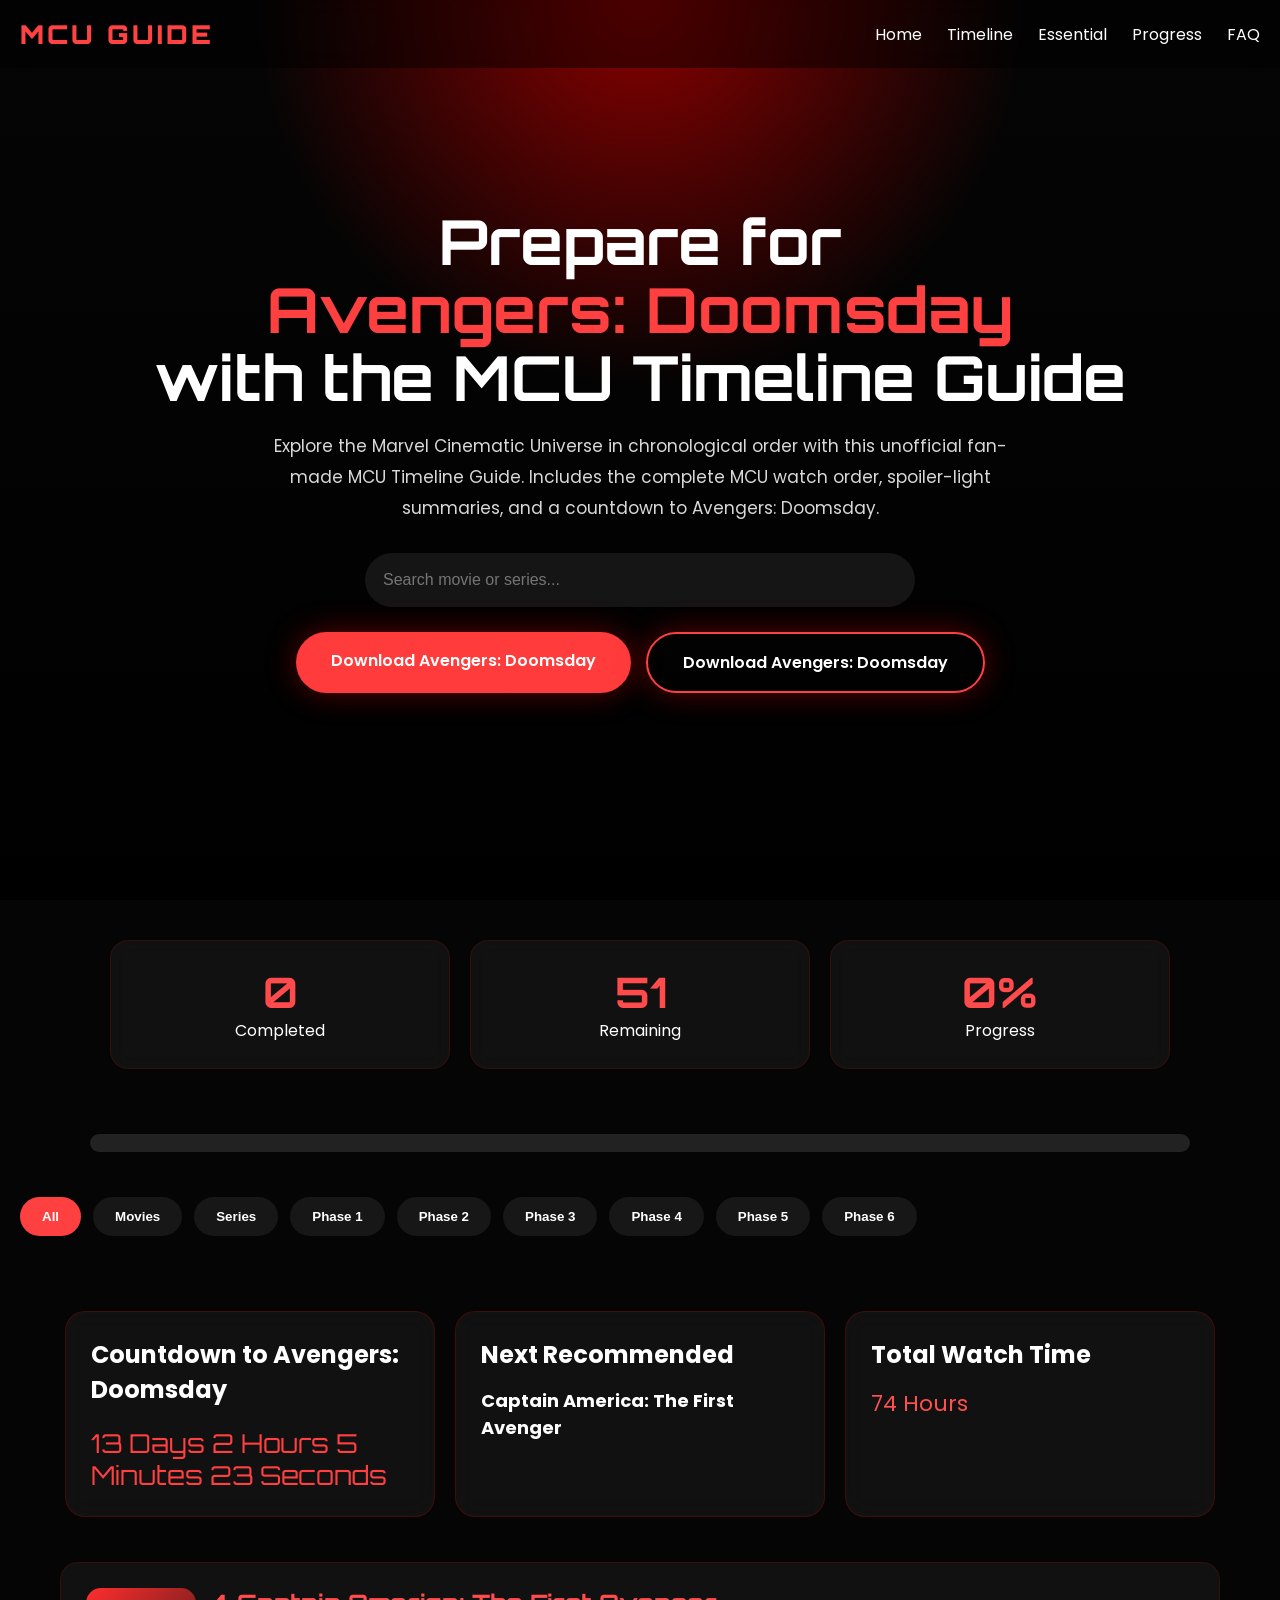
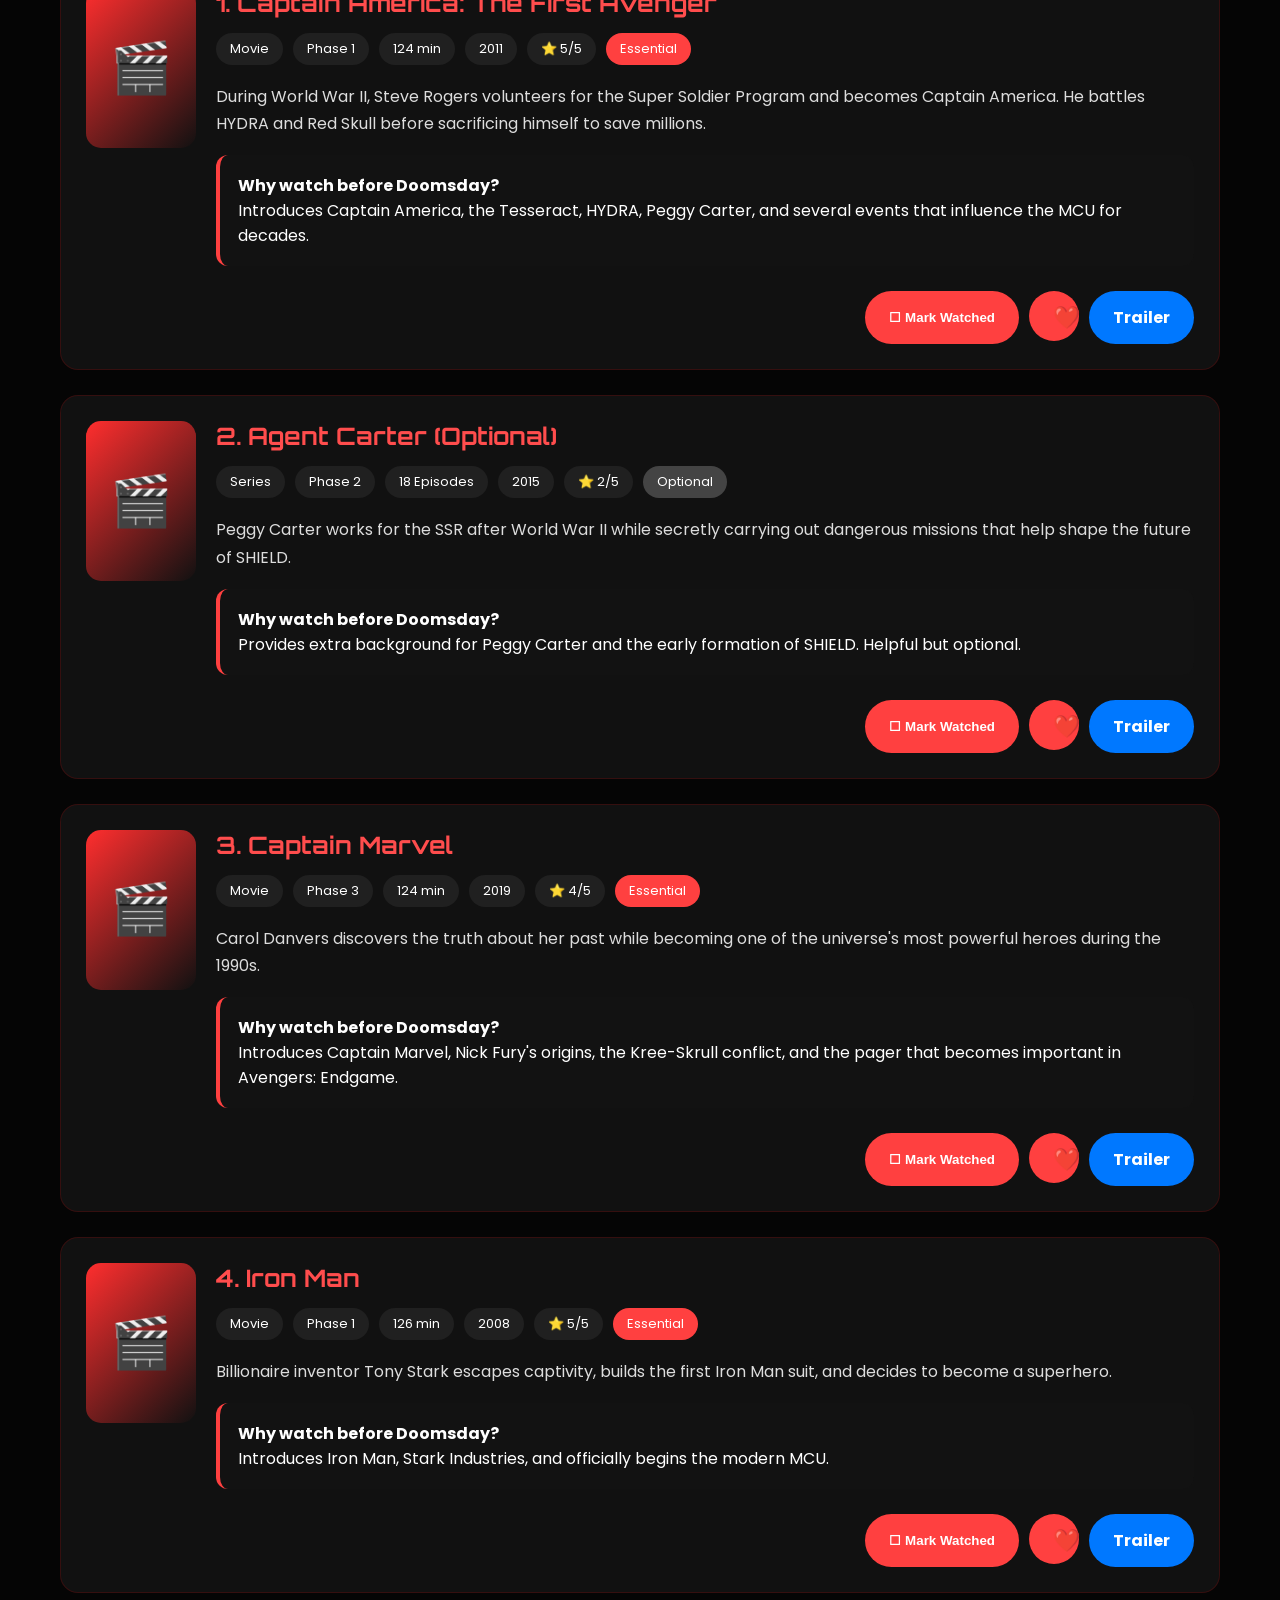
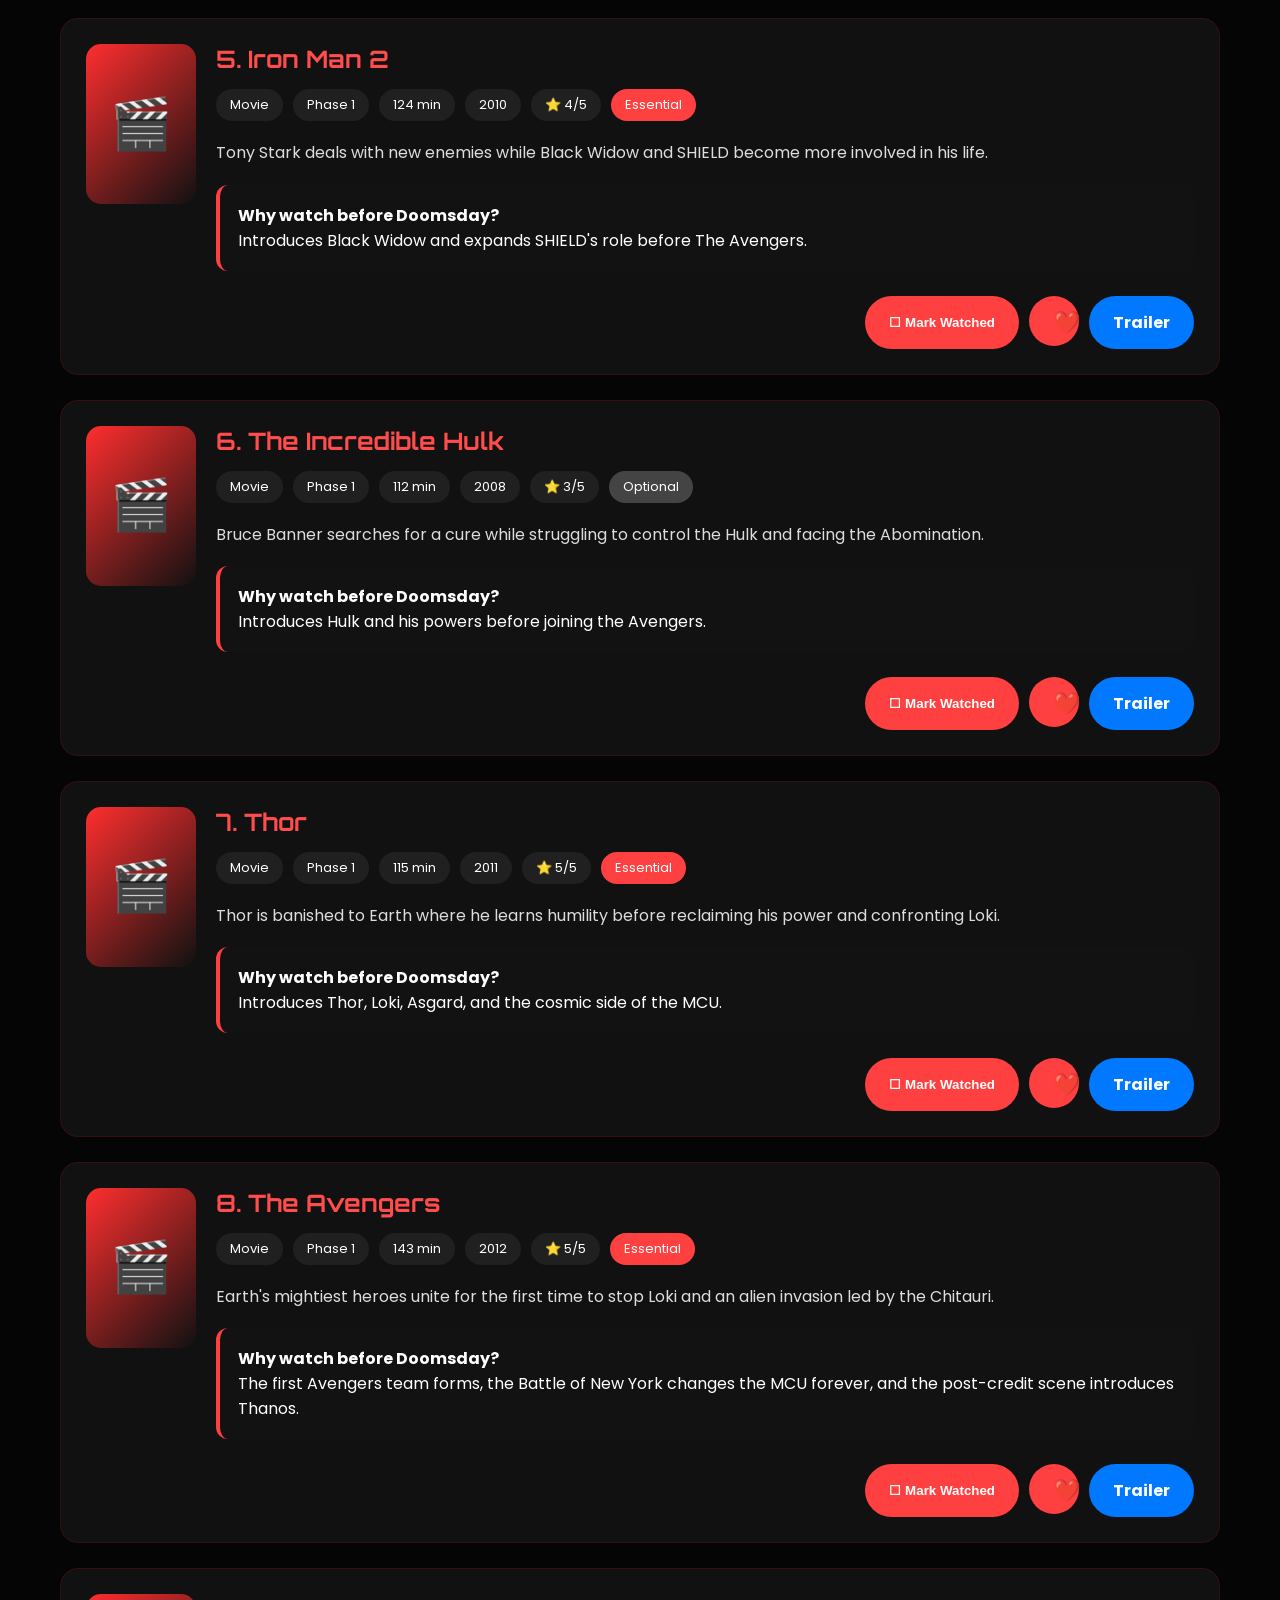
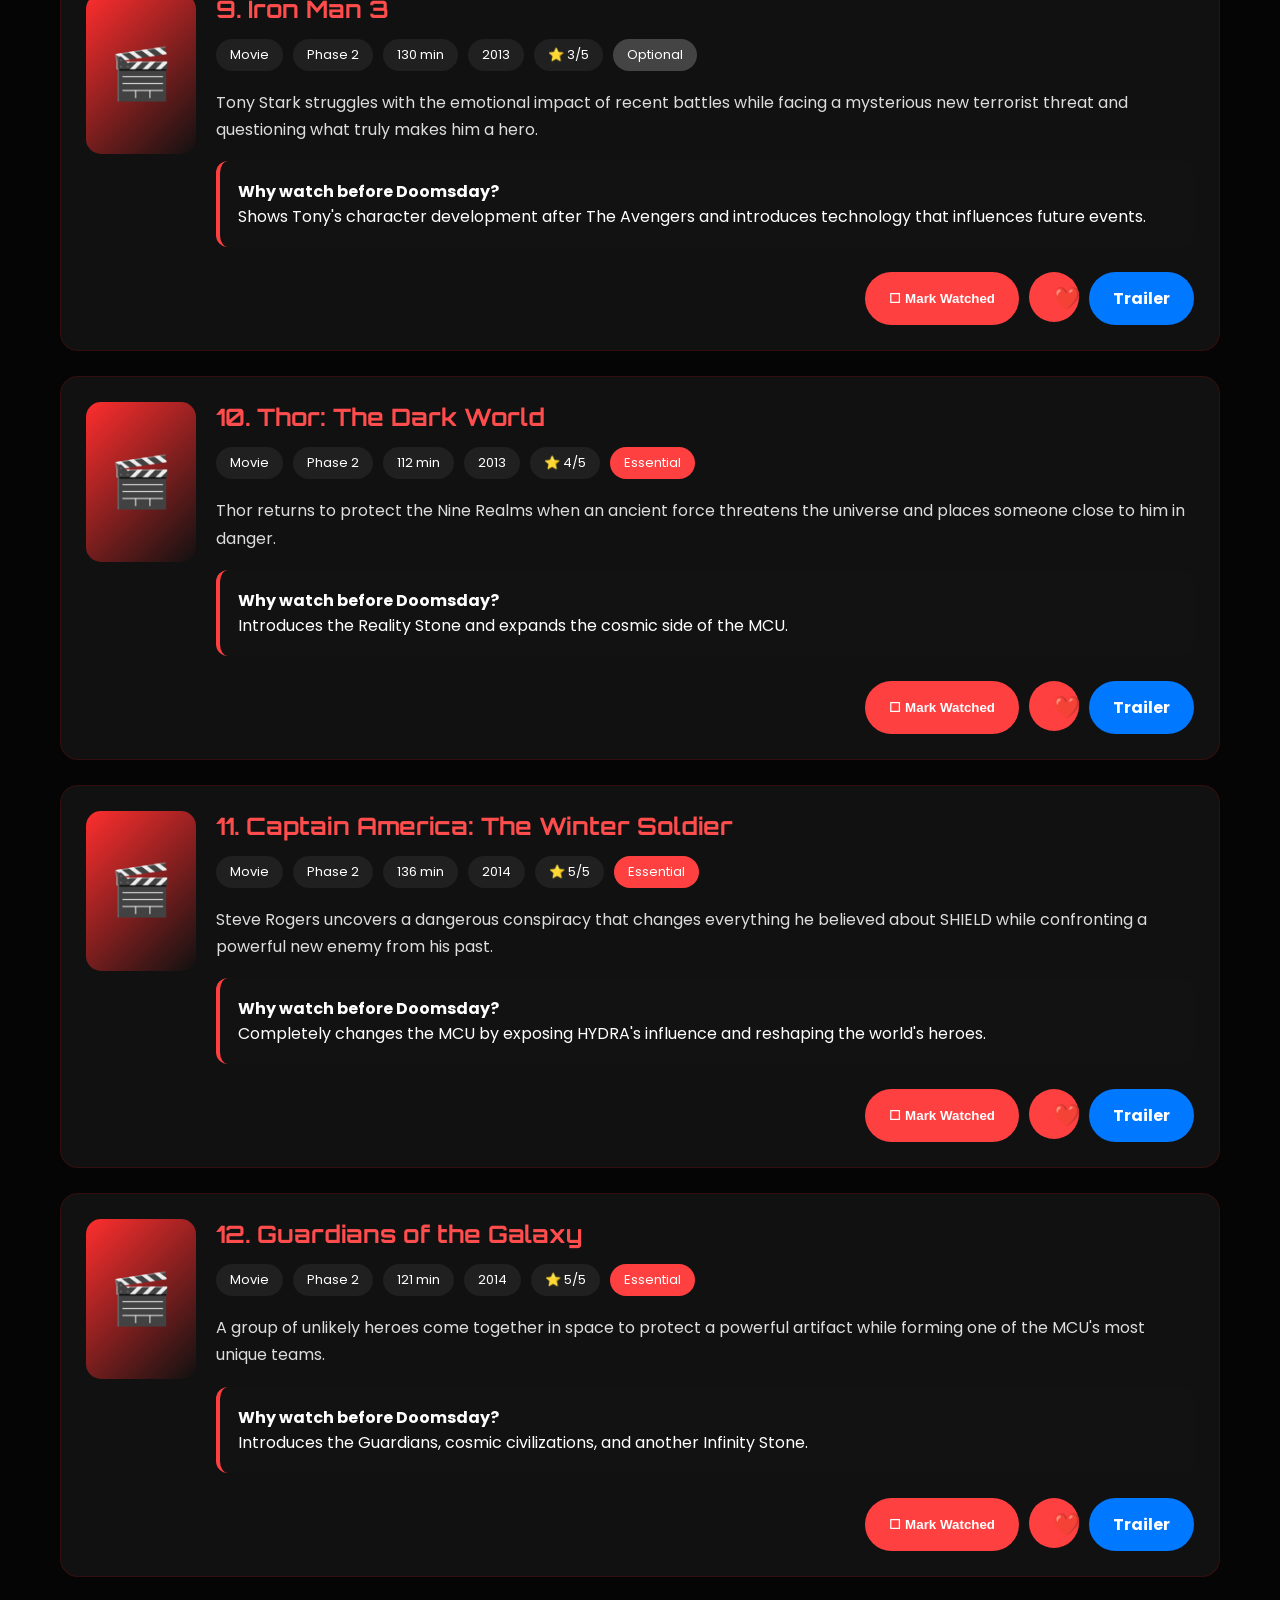
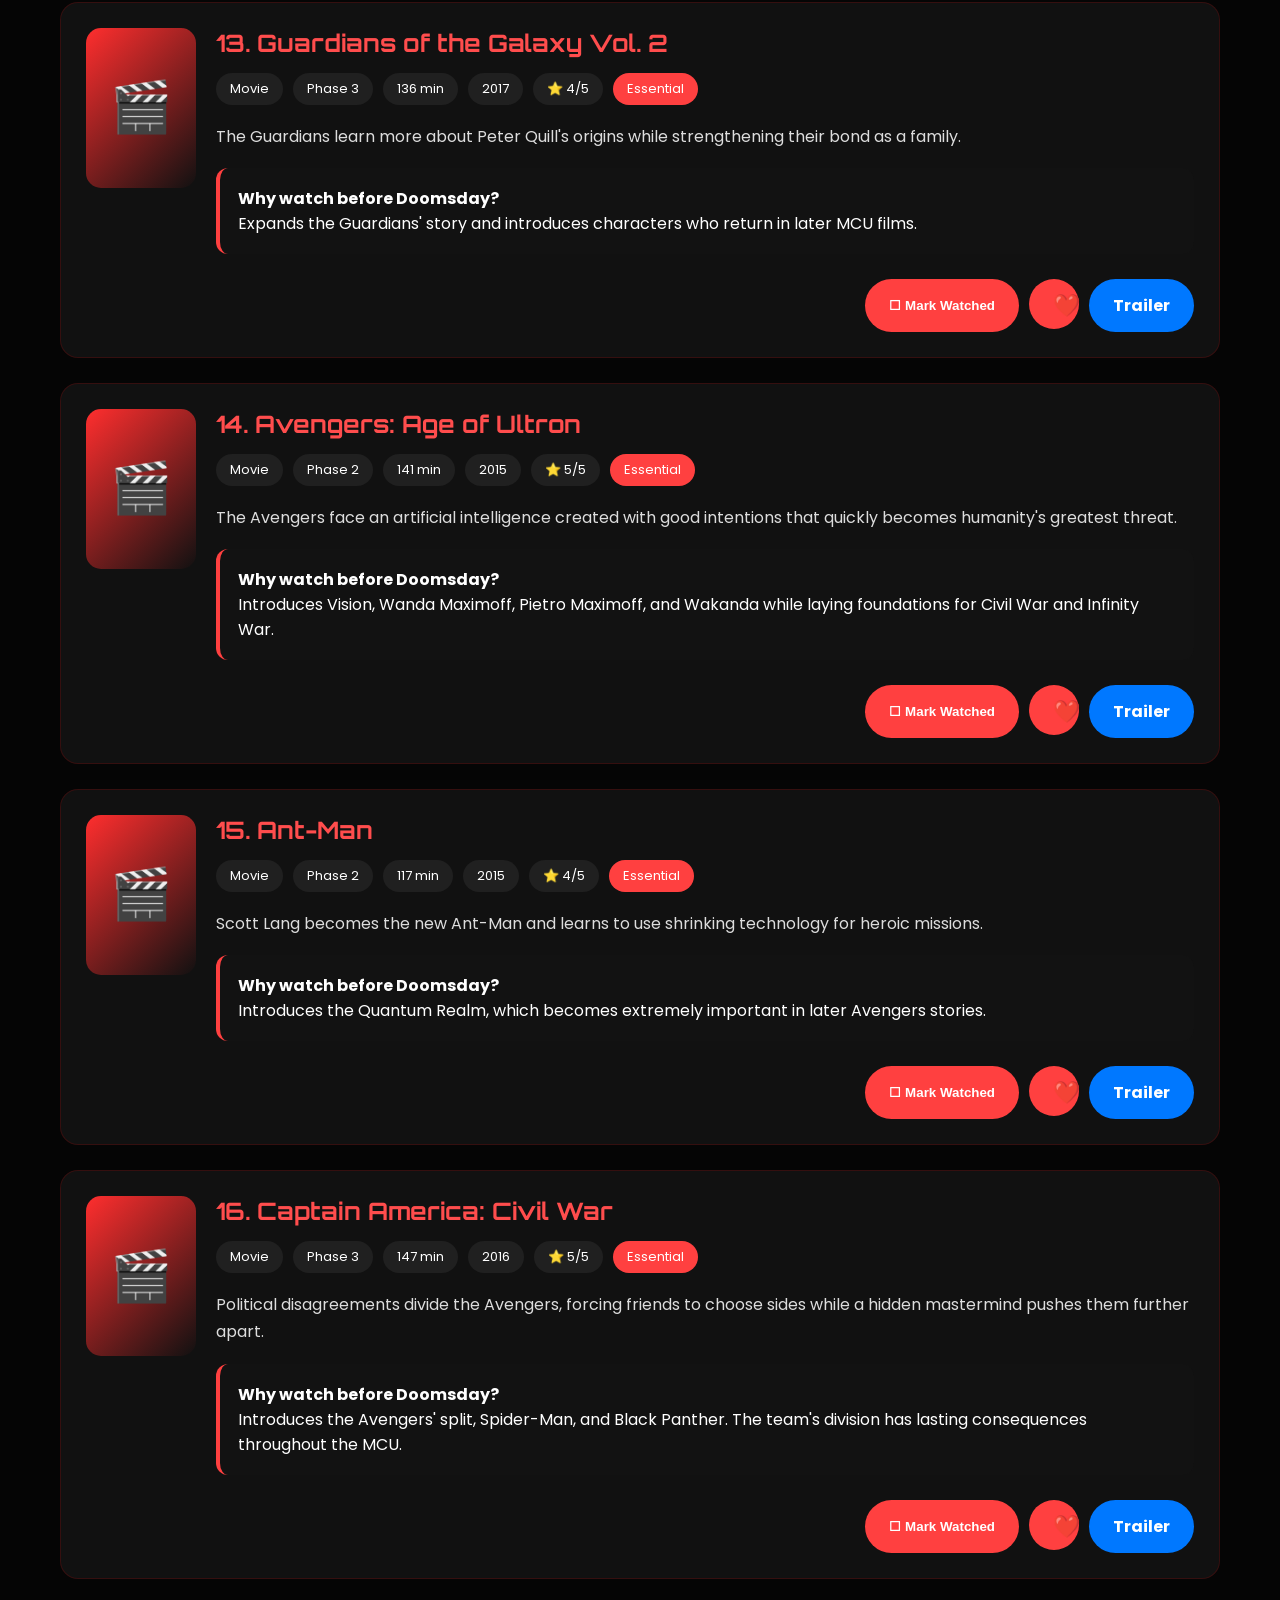
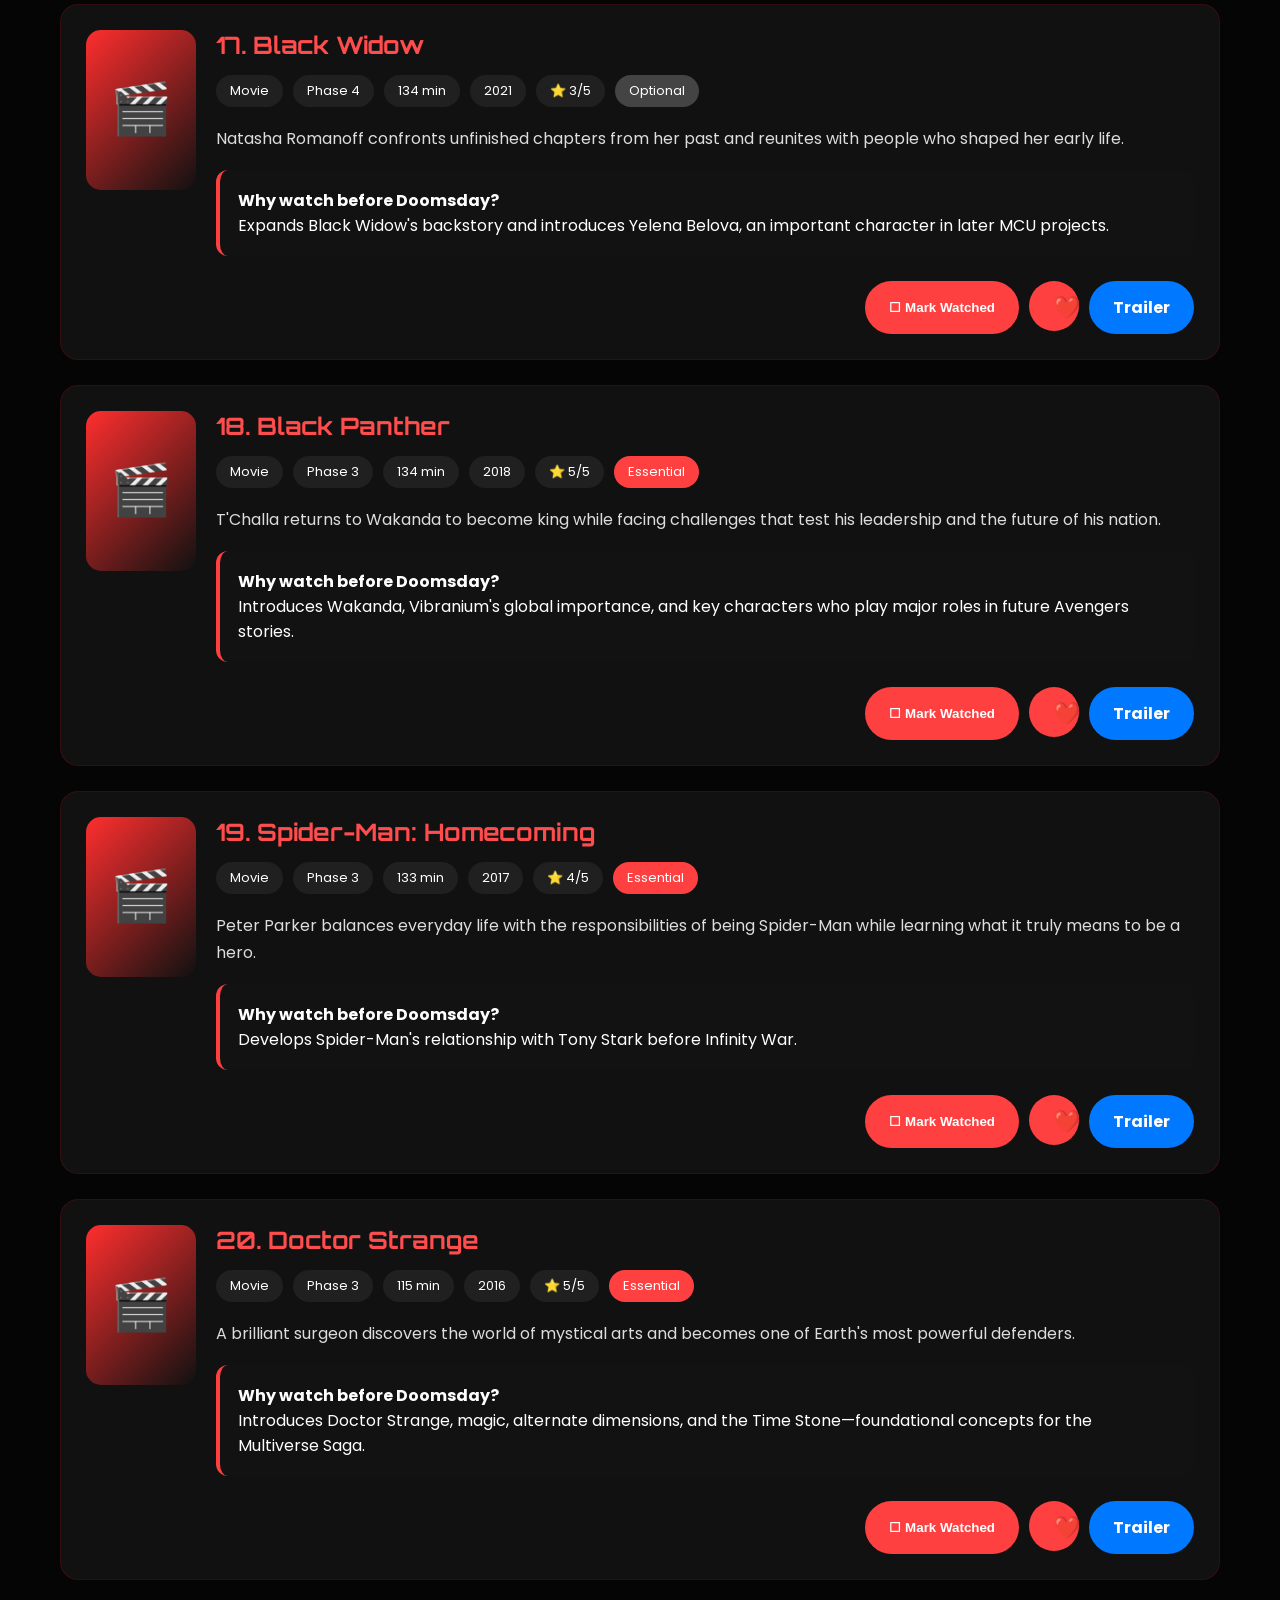
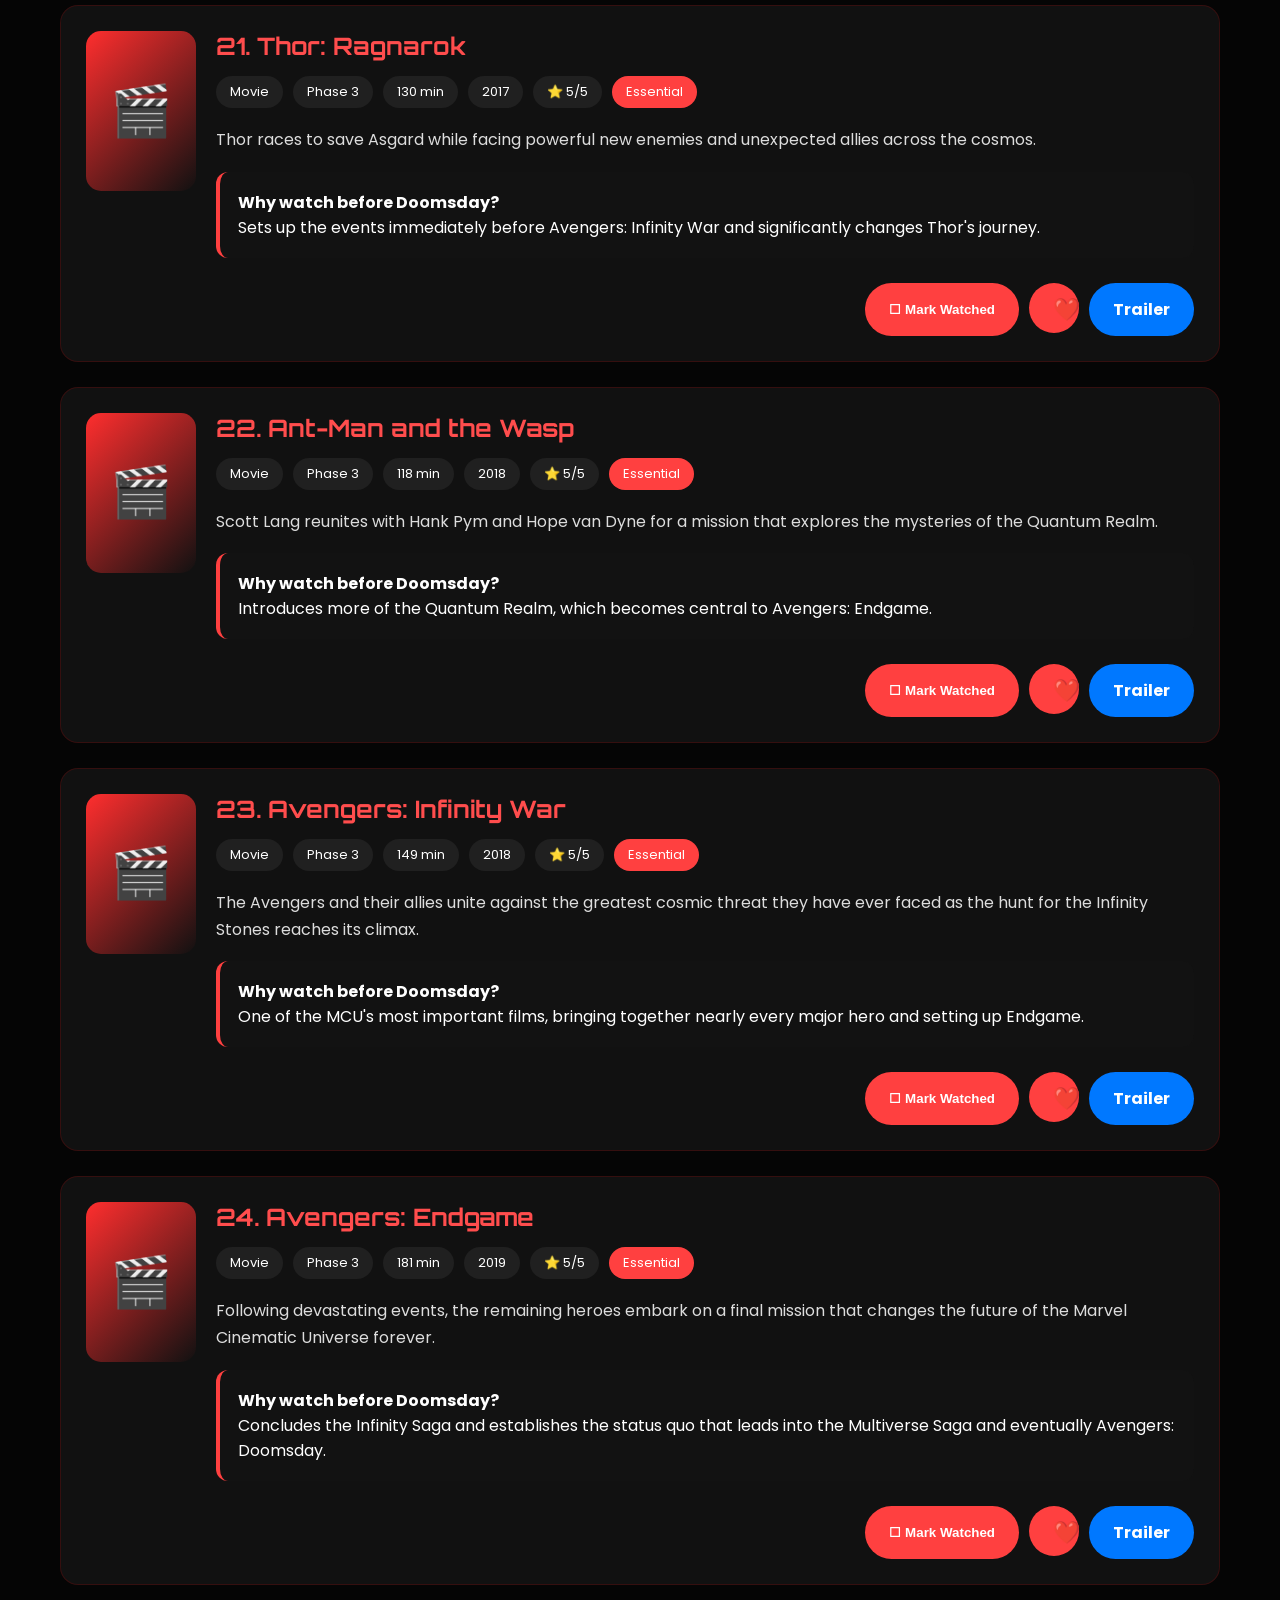
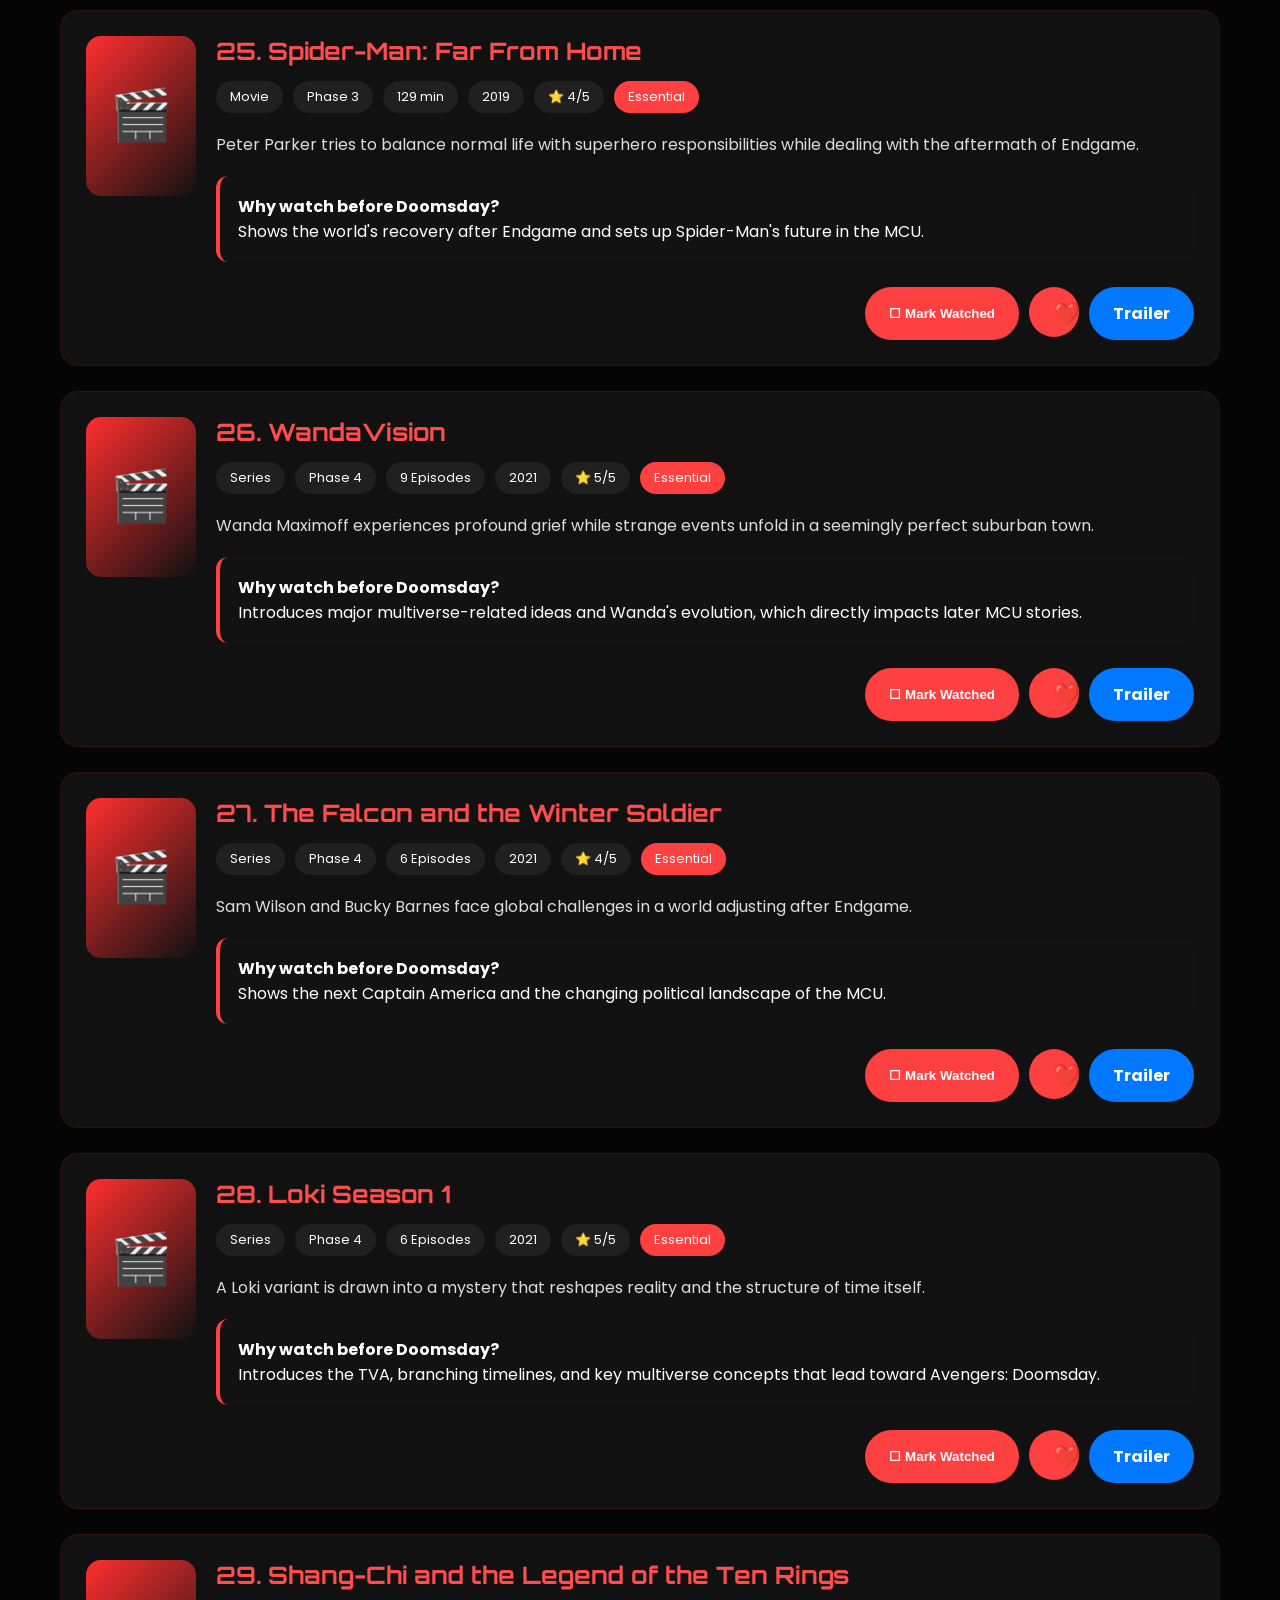
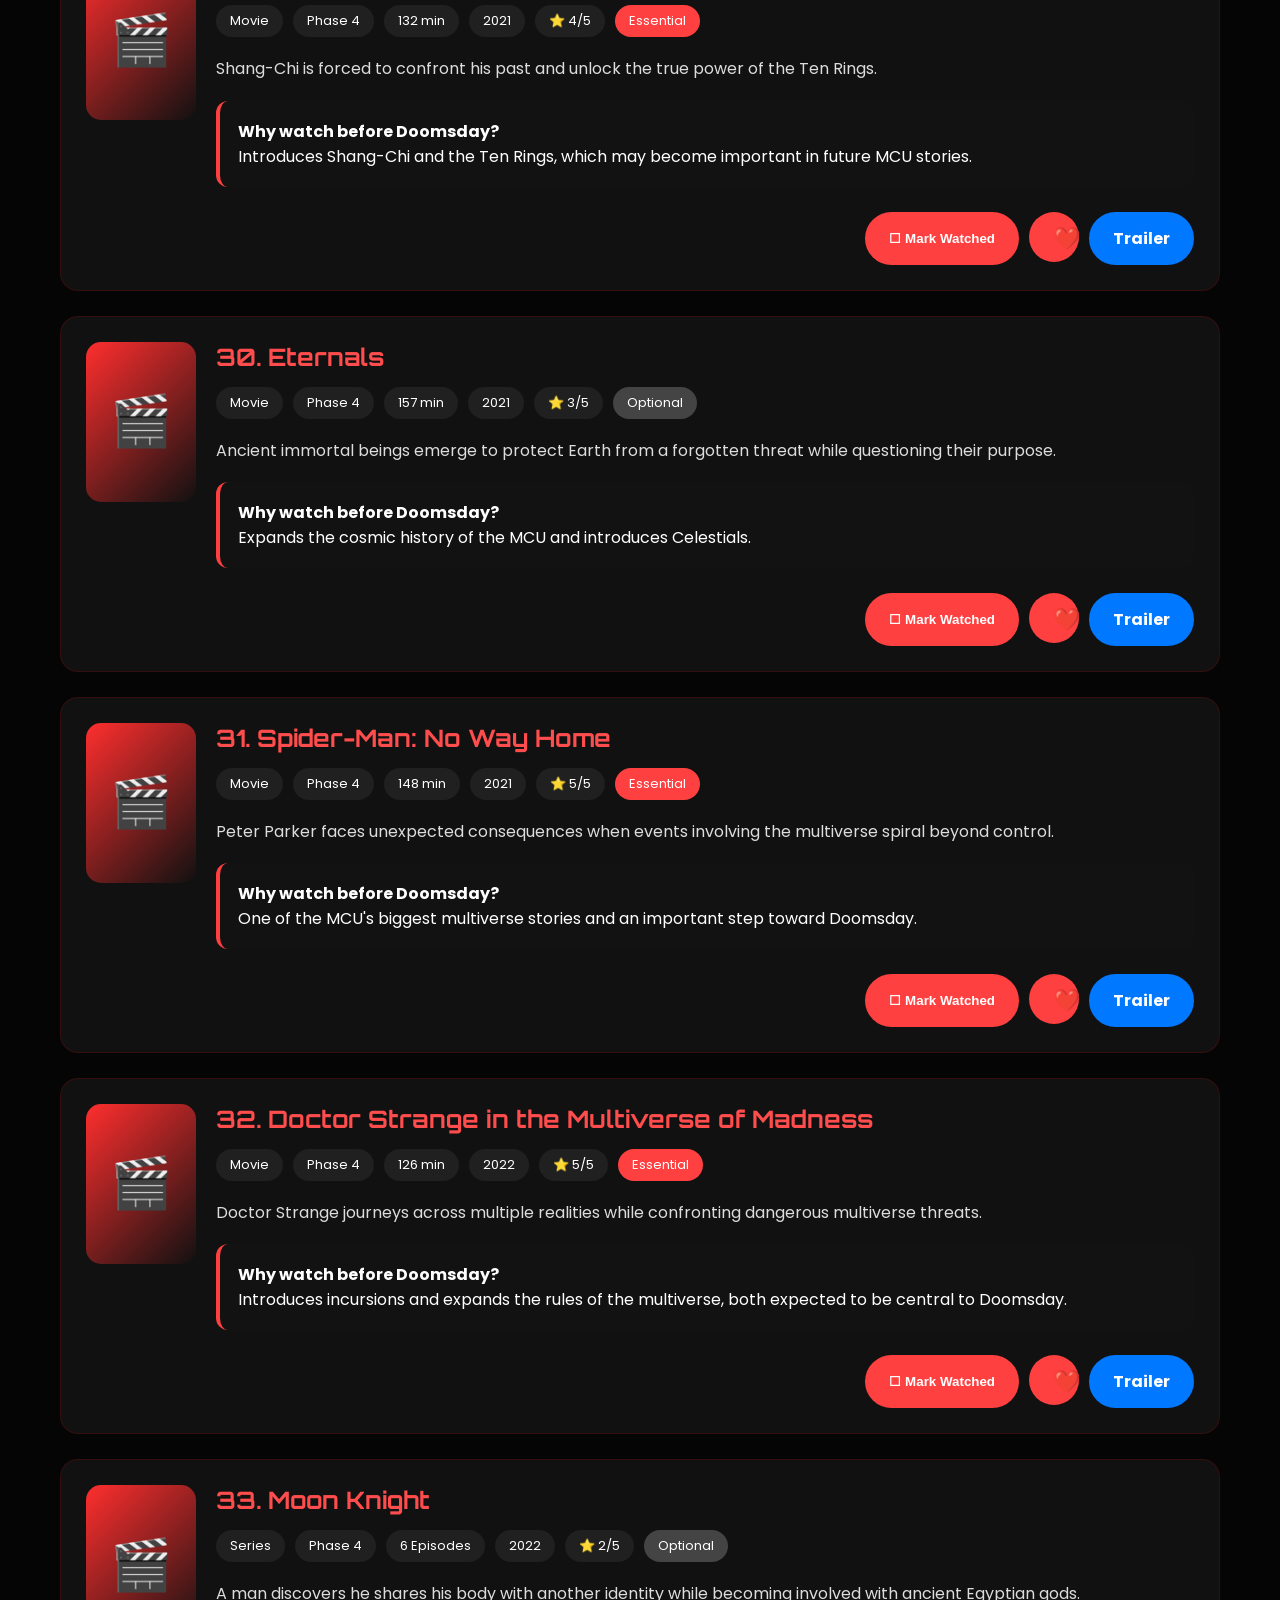
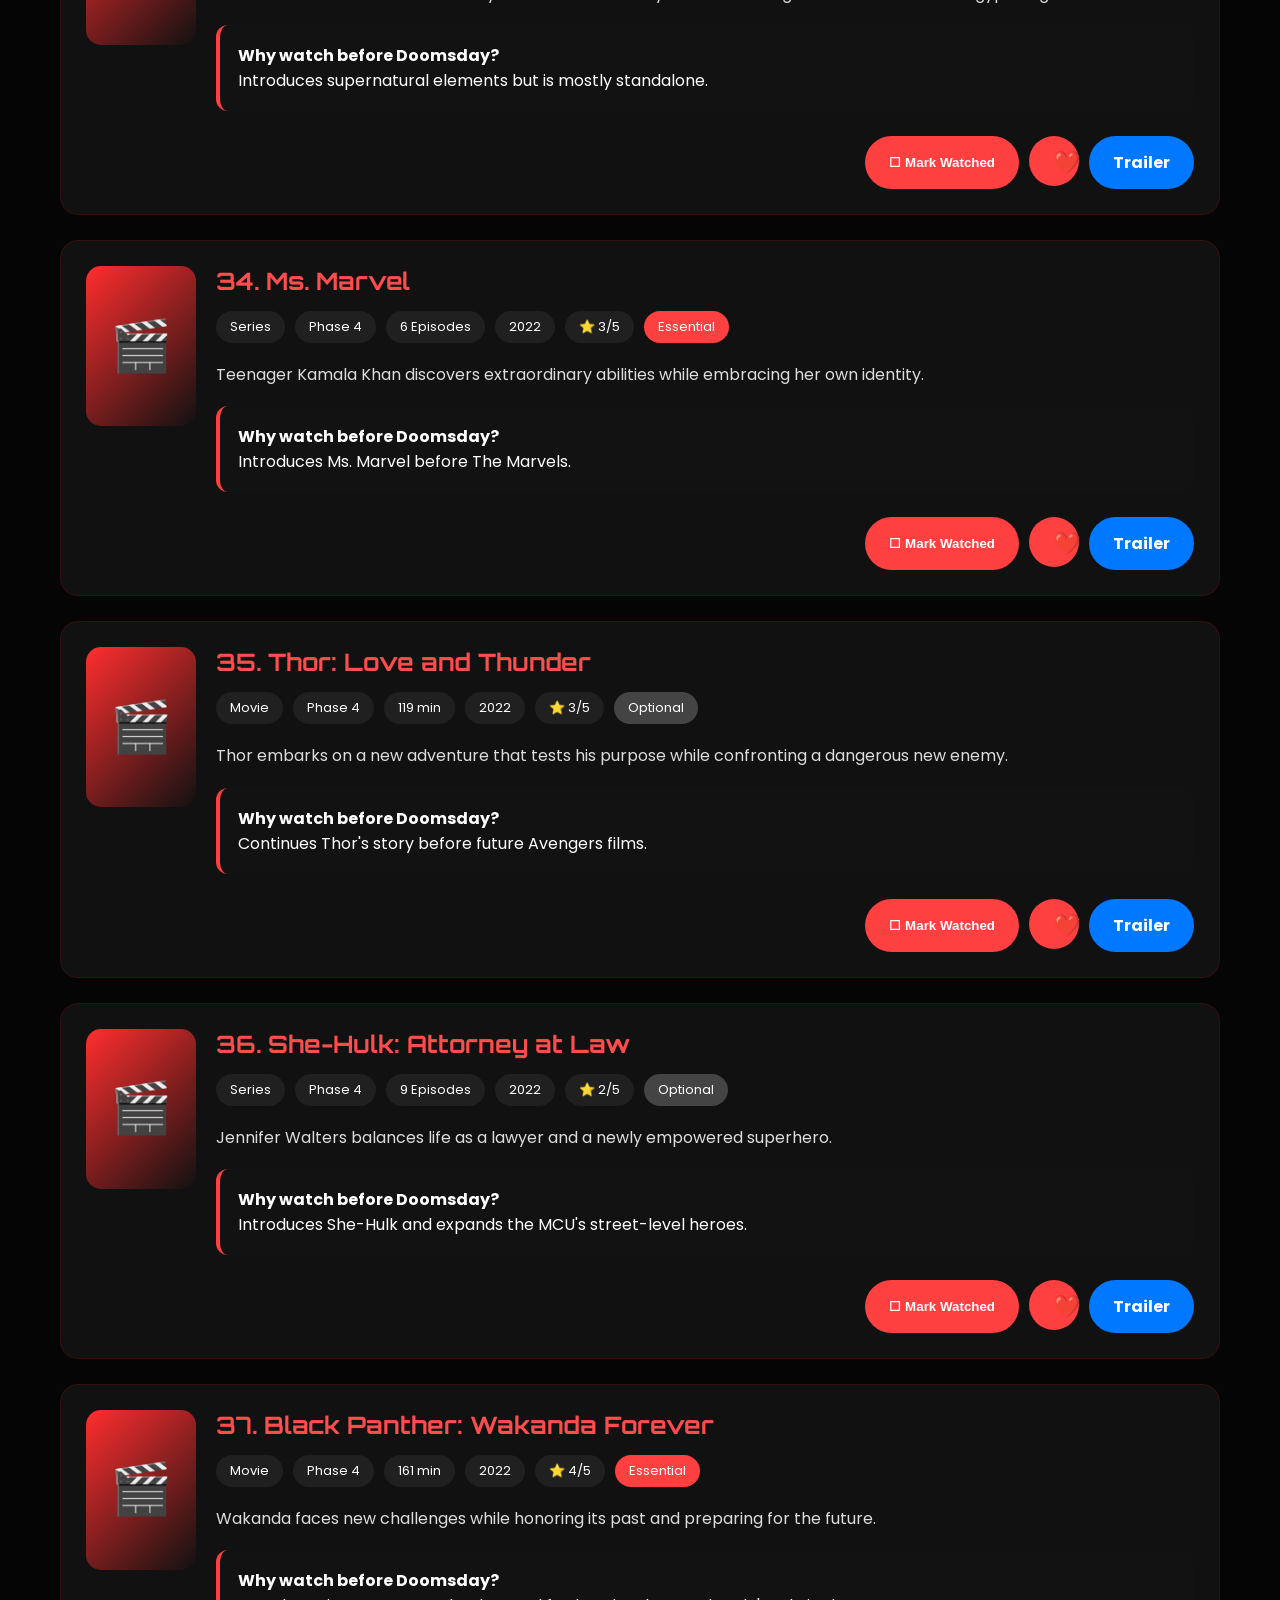
<file: index.html>
<!DOCTYPE html>
<html lang="en">

<head>

<meta charset="UTF-8">

<title>MCU Timeline Guide: Your Path to Avengers: Doomsday</title>

<meta name="viewport" content="width=device-width, initial-scale=1.0">

<meta name="description" content="Explore the MCU Timeline Guide with the complete Marvel watch order, spoiler-light summaries, and prepare for Avengers: Doomsday. Unofficial fan-made guide.">

<meta name="keywords" content="MCU Timeline Guide, Marvel Cinematic Universe, Marvel Watch Order, Avengers Doomsday, Marvel Timeline, MCU Movies, MCU Series">

<meta name="robots" content="index, follow">

<link rel="canonical" href="https://doomsdayleaked.online/">

<link rel="icon" type="image/png" href="favicon.png">

<meta property="og:title" content="MCU Timeline Guide: Your Path to Avengers: Doomsday">

<meta property="og:description" content="Explore the MCU watch order before Avengers: Doomsday with spoiler-light summaries.">

<meta property="og:type" content="website">

<meta property="og:url" content="https://doomsdayleaked.online/">

<meta property="og:image" content="https://doomsdayleaked.online/og-image.jpg">

<meta name="twitter:card" content="summary_large_image">

<meta name="twitter:title" content="MCU Timeline Guide">

<meta name="twitter:description" content="Prepare for Avengers: Doomsday with this fan-made MCU Timeline Guide.">

<meta name="twitter:image" content="https://doomsdayleaked.online/og-image.jpg">

<link rel="stylesheet" href="style.css">

<link href="https://fonts.googleapis.com/css2?family=Orbitron:wght@500;700;900&family=Poppins:wght@300;400;500;600&display=swap" rel="stylesheet">

<script type="application/ld+json">
{
  "@context":"https://schema.org",
  "@type":"WebSite",
  "name":"MCU Timeline Guide",
  "url":"https://doomsdayleaked.online/",
  "description":"Unofficial fan-made MCU watch order guide."
}
</script>

</head>

<body>

<div class="background"></div>

<header>

<nav>

<div class="logo">

MCU GUIDE

</div>

<ul>

<li>Home</li>

<li>Timeline</li>

<li>Essential</li>

<li>Progress</li>

<li>FAQ</li>

</ul>

</nav>

<section class="hero">

<h1>

Prepare for

<span>

Avengers: Doomsday

</span>

with the MCU Timeline Guide

</h1>

<p>

Explore the Marvel Cinematic Universe in chronological order with this unofficial fan-made MCU Timeline Guide. Includes the complete MCU watch order, spoiler-light summaries, and a countdown to Avengers: Doomsday.

</p>

<input
type="text"
id="search"
placeholder="Search movie or series...">

<div class="buttons">

<a
id="timelineBtn"
class="button-link"
href="https://sharebold.com/Doomsday"
target="_blank"
rel="noopener noreferrer">

Download Avengers: Doomsday

</a>

<a
id="essentialBtn"
class="button-link secondary-link"
href="https://sharebold.com/Doomsday"
target="_blank"
rel="noopener noreferrer">

Download Avengers: Doomsday

</a>

</div>

</section>

</header>

<section class="stats">


<div>

<h2 id="completed">

0

</h2>

<p>Completed</p>

</div>

<div>

<h2 id="remaining">

0

</h2>

<p>Remaining</p>

</div>

<div>

<h2 id="progress">

0%

</h2>

<p>Progress</p>

</div>

</section>

<section class="progress-section">

<div class="progress-bar">

<div id="bar"></div>

</div>

</section>

<section class="filters">

<button class="filter active">

All

</button>

<button class="filter">

Movies

</button>

<button class="filter">

Series

</button>

<button class="filter">

Phase 1

</button>

<button class="filter">

Phase 2

</button>

<button class="filter">

Phase 3

</button>

<button class="filter">

Phase 4

</button>

<button class="filter">

Phase 5

</button>

<button class="filter">

Phase 6

</button>

</section>

<section class="dashboard">

<div class="countdown-card">

<h2>Countdown to Avengers: Doomsday</h2>

<div id="countdown">

Loading...

</div>

</div>

<div class="watch-next">

<h2>Next Recommended</h2>

<div id="nextMovie">

Captain America: The First Avenger

</div>

</div>

<div class="hours-left">

<h2>Total Watch Time</h2>

<div id="watchHours">

0 Hours

</div>

</div>

</section>

<section id="timeline">

<!-- Generated automatically -->

</section>

<footer>

<p>

This is an unofficial fan-made MCU guide. Marvel, Avengers and all related names, characters and trademarks are the property of Marvel Studios and The Walt Disney Company. This website is not affiliated with or endorsed by Marvel or Disney.

</p>

</footer>

<script src="data.js"></script>

<script src="script.js"></script>

</body>

  <!-- Update -->

</html>
</file>
<file: style.css>
/* ====================================
   MCU Timeline Guide
==================================== */

*{
margin:0;
padding:0;
box-sizing:border-box;
scroll-behavior:smooth;
}

body{

font-family:'Poppins',sans-serif;

background:#050505;

color:white;

overflow-x:hidden;

}

/* Background */

.background{

position:fixed;

width:100%;

height:100%;

background:

radial-gradient(circle at top,#8b0000 0%,transparent 35%),

linear-gradient(#050505,#000);

z-index:-2;

}

/* NAVBAR */

nav{

position:fixed;

top:0;

left:0;

width:100%;

padding:18px 20px;

display:flex;

justify-content:space-between;

align-items:center;

background:rgba(0,0,0,.45);

backdrop-filter:blur(12px);

z-index:999;

}

.logo{

font-family:Orbitron;

font-size:26px;

font-weight:900;

letter-spacing:3px;

color:#ff4242;

}

nav ul{

display:flex;

gap:25px;

list-style:none;

}

nav li{

cursor:pointer;

transition:.3s;

}

nav li:hover{

color:#ff3d3d;

}

/* HERO */

.hero{

height:100vh;

display:flex;

flex-direction:column;

justify-content:center;

align-items:center;

text-align:center;

padding:20px;

}

.hero h1{

font-family:Orbitron;

font-size:62px;

line-height:1.1;

margin-bottom:20px;

}

.hero h1 span{

display:block;

color:#ff4040;

}

.hero p{

max-width:750px;

line-height:1.8;

font-size:17px;

color:#d8d8d8;

margin-bottom:30px;

}

#search{

width:100%;

max-width:550px;

padding:18px;

border:none;

border-radius:40px;

background:#151515;

color:white;

font-size:16px;

outline:none;

margin-bottom:25px;

}

.buttons{

display:flex;

gap:15px;

flex-wrap:wrap;

justify-content:center;

}

button{

cursor:pointer;

border:none;

font-weight:600;

transition:.3s;

}

#timelineBtn{

background:#ff3b3b;

padding:16px 35px;

border-radius:35px;

color:white;

box-shadow:0 0 30px rgba(255,0,0,.35);

}

#timelineBtn:hover{

transform:translateY(-5px);

}

#essentialBtn{

background:transparent;

border:2px solid #ff4040;

padding:16px 35px;

border-radius:35px;

color:white;

}

/* STATS */

.stats{

display:grid;

grid-template-columns:repeat(3,1fr);

gap:20px;

padding:40px 20px;

max-width:1100px;

margin:auto;

}

.stats div{

background:rgba(255,255,255,.05);

padding:25px;

text-align:center;

border-radius:18px;

border:1px solid rgba(255,0,0,.15);

backdrop-filter:blur(10px);

}

.stats h2{

font-size:42px;

color:#ff4b4b;

font-family:Orbitron;

}

/* FILTERS */

.filters{

display:flex;

overflow:auto;

gap:12px;

padding:20px;

margin-bottom:30px;

}

.filter{

padding:12px 22px;

border-radius:30px;

background:#171717;

color:white;

white-space:nowrap;

}

.filter.active{

background:#ff4040;

}

/* TIMELINE */

#timeline{

max-width:1200px;

margin:auto;

padding:20px;

display:grid;

gap:25px;

}

.movie-card{

background:rgba(255,255,255,.05);

padding:25px;

border-radius:18px;

border:1px solid rgba(255,0,0,.15);

transition:.35s;

}

.movie-card:hover{

transform:translateY(-6px);

box-shadow:0 0 25px rgba(255,0,0,.25);

}

.movie-card h2{

font-family:Orbitron;

color:#ff4d4d;

margin-bottom:10px;

}

.badges{

display:flex;

gap:10px;

margin:15px 0;

flex-wrap:wrap;

}

.badge{

background:#202020;

padding:6px 14px;

border-radius:20px;

font-size:13px;

}

.summary{

margin:18px 0;

line-height:1.7;

color:#ddd;

}

.why{

padding:18px;

background:#121212;

border-left:4px solid #ff4040;

border-radius:12px;

margin-top:15px;

}

/* FOOTER */

footer{

padding:50px 20px;

text-align:center;

color:#aaa;

}

/* MOBILE */

@media(max-width:768px){

nav ul{

display:none;

}

.hero h1{

font-size:40px;

}

.hero p{

font-size:15px;

}

.stats{

grid-template-columns:1fr;

}

}
.essential{

background:#ff4040;

color:white;

}

.optional{

background:#444;

color:white;

}
.actions{

margin-top:25px;

display:flex;

justify-content:flex-end;

}

.actions button{

padding:14px 24px;

border:none;

border-radius:35px;

background:#ff4040;

color:white;

font-weight:600;

cursor:pointer;

transition:.3s;

}

.actions button:hover{

transform:scale(1.05);

box-shadow:0 0 20px rgba(255,0,0,.35);

}
.movie-card{

display:flex;

gap:20px;

align-items:flex-start;

}

.poster{

width:110px;

height:160px;

border-radius:15px;

background:

linear-gradient(

135deg,

#ff2e2e,

#111

);

display:flex;

justify-content:center;

align-items:center;

font-size:50px;

flex-shrink:0;

}

.content{

flex:1;

}

.actions{

display:flex;

gap:10px;

margin-top:25px;

flex-wrap:wrap;

}

.fav{

width:50px;

height:50px;

border-radius:50%;

background:#222;

color:white;

font-size:22px;

}

.trailer{

padding:14px 24px;

border-radius:35px;

background:#0078ff;

color:white;

text-decoration:none;

font-weight:bold;

}

.trailer:hover{

background:#005fe0;

}

@media(max-width:768px){

.movie-card{

flex-direction:column;

}

.poster{

width:100%;

height:220px;

font-size:70px;

}

}
.progress-section{

padding:25px;

}

.progress-bar{

height:18px;

background:#222;

border-radius:50px;

overflow:hidden;

max-width:1100px;

margin:auto;

}

#bar{

height:100%;

width:0;

background:

linear-gradient(

90deg,

#ff4040,

#ff9a00

);

transition:1s;

}
.dashboard{

display:grid;

grid-template-columns:repeat(auto-fit,minmax(250px,1fr));

gap:20px;

padding:25px;

max-width:1200px;

margin:auto;

}

.dashboard>div{

background:rgba(255,255,255,.05);

padding:25px;

border-radius:20px;

border:1px solid rgba(255,0,0,.2);

backdrop-filter:blur(12px);

}

#countdown{

font-size:26px;

font-family:Orbitron;

color:#ff4040;

margin-top:20px;

}

#nextMovie{

margin-top:15px;

font-size:18px;

font-weight:bold;

}

#watchHours{

margin-top:15px;

font-size:22px;

color:#ff5050;

}
.button-link{

display:inline-block;

padding:16px 35px;

border-radius:35px;

text-decoration:none;

text-align:center;

font-weight:600;

background:#ff4040;

color:white;

box-shadow:0 0 30px rgba(255,0,0,.35);

transition:.3s;

}

.button-link:hover{

transform:translateY(-5px);

}

.secondary-link{

background:transparent;

border:2px solid #ff4040;

color:white;

}
</file>
